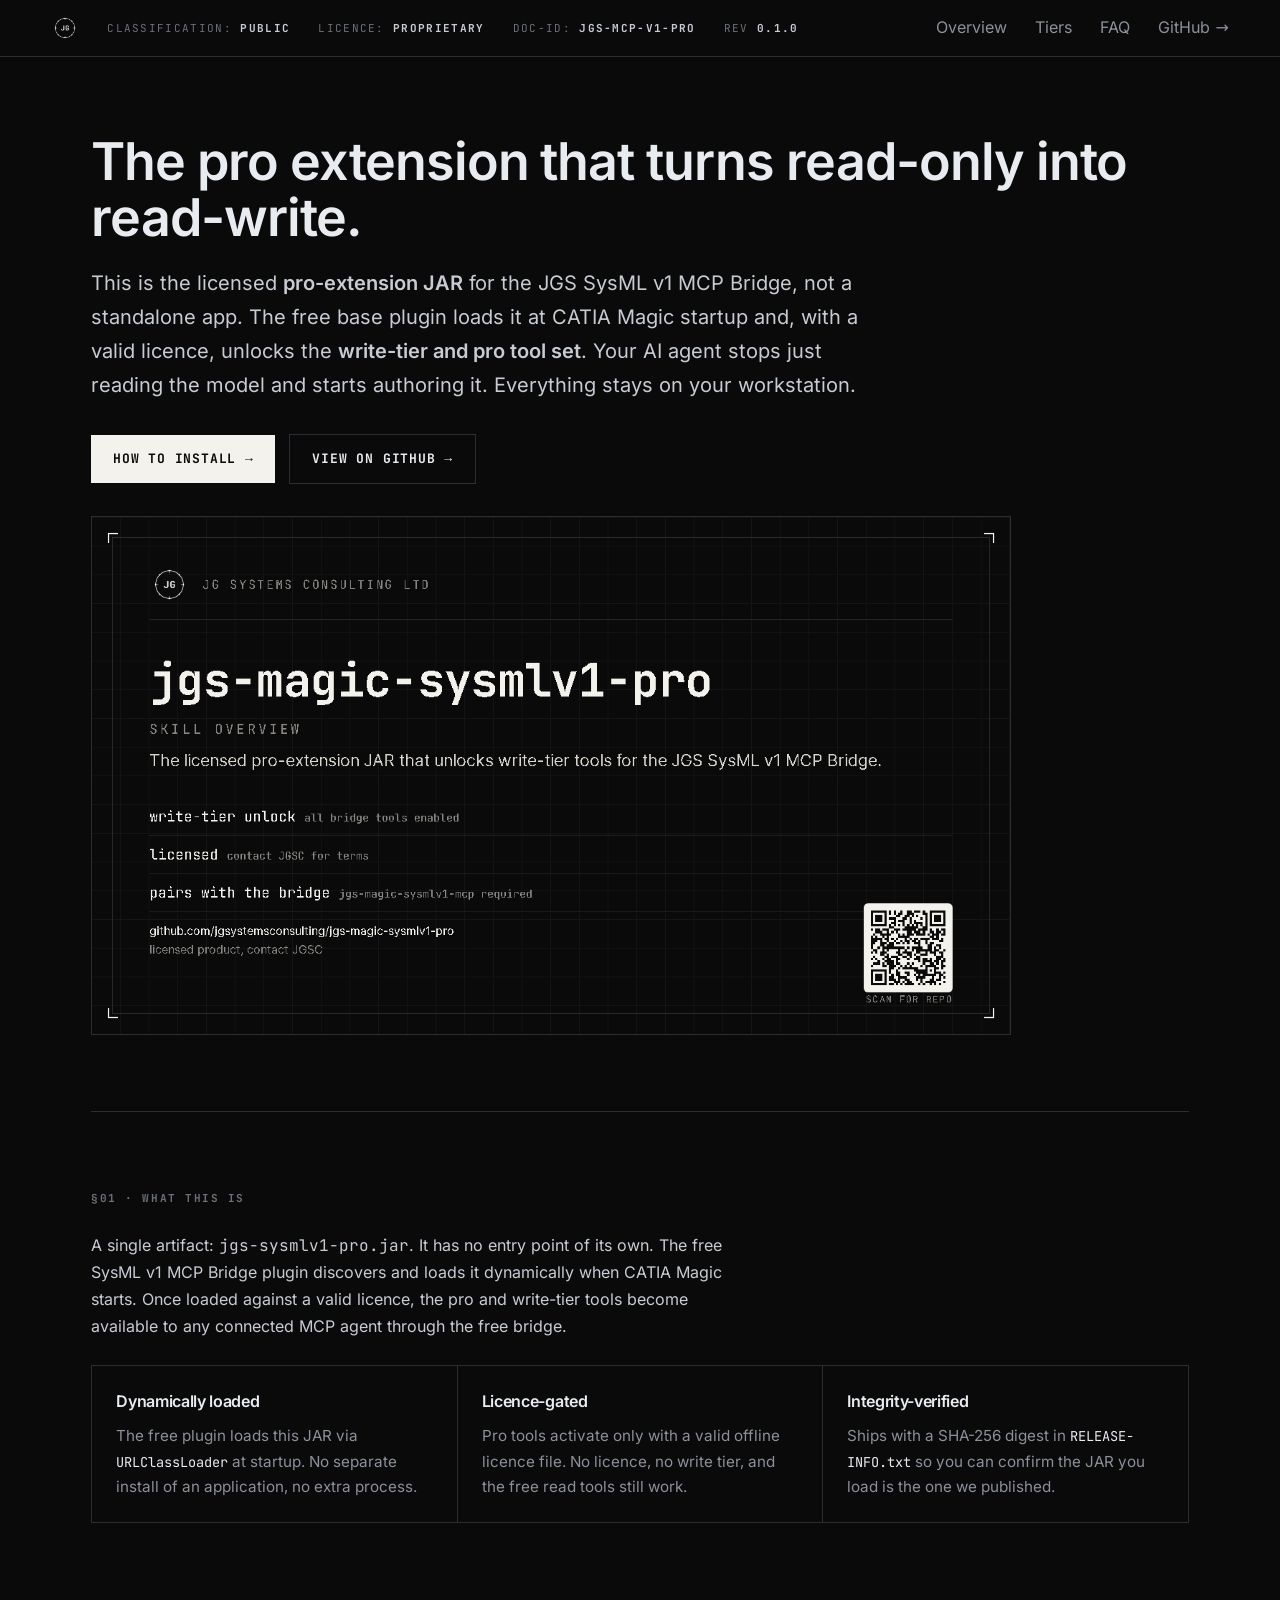
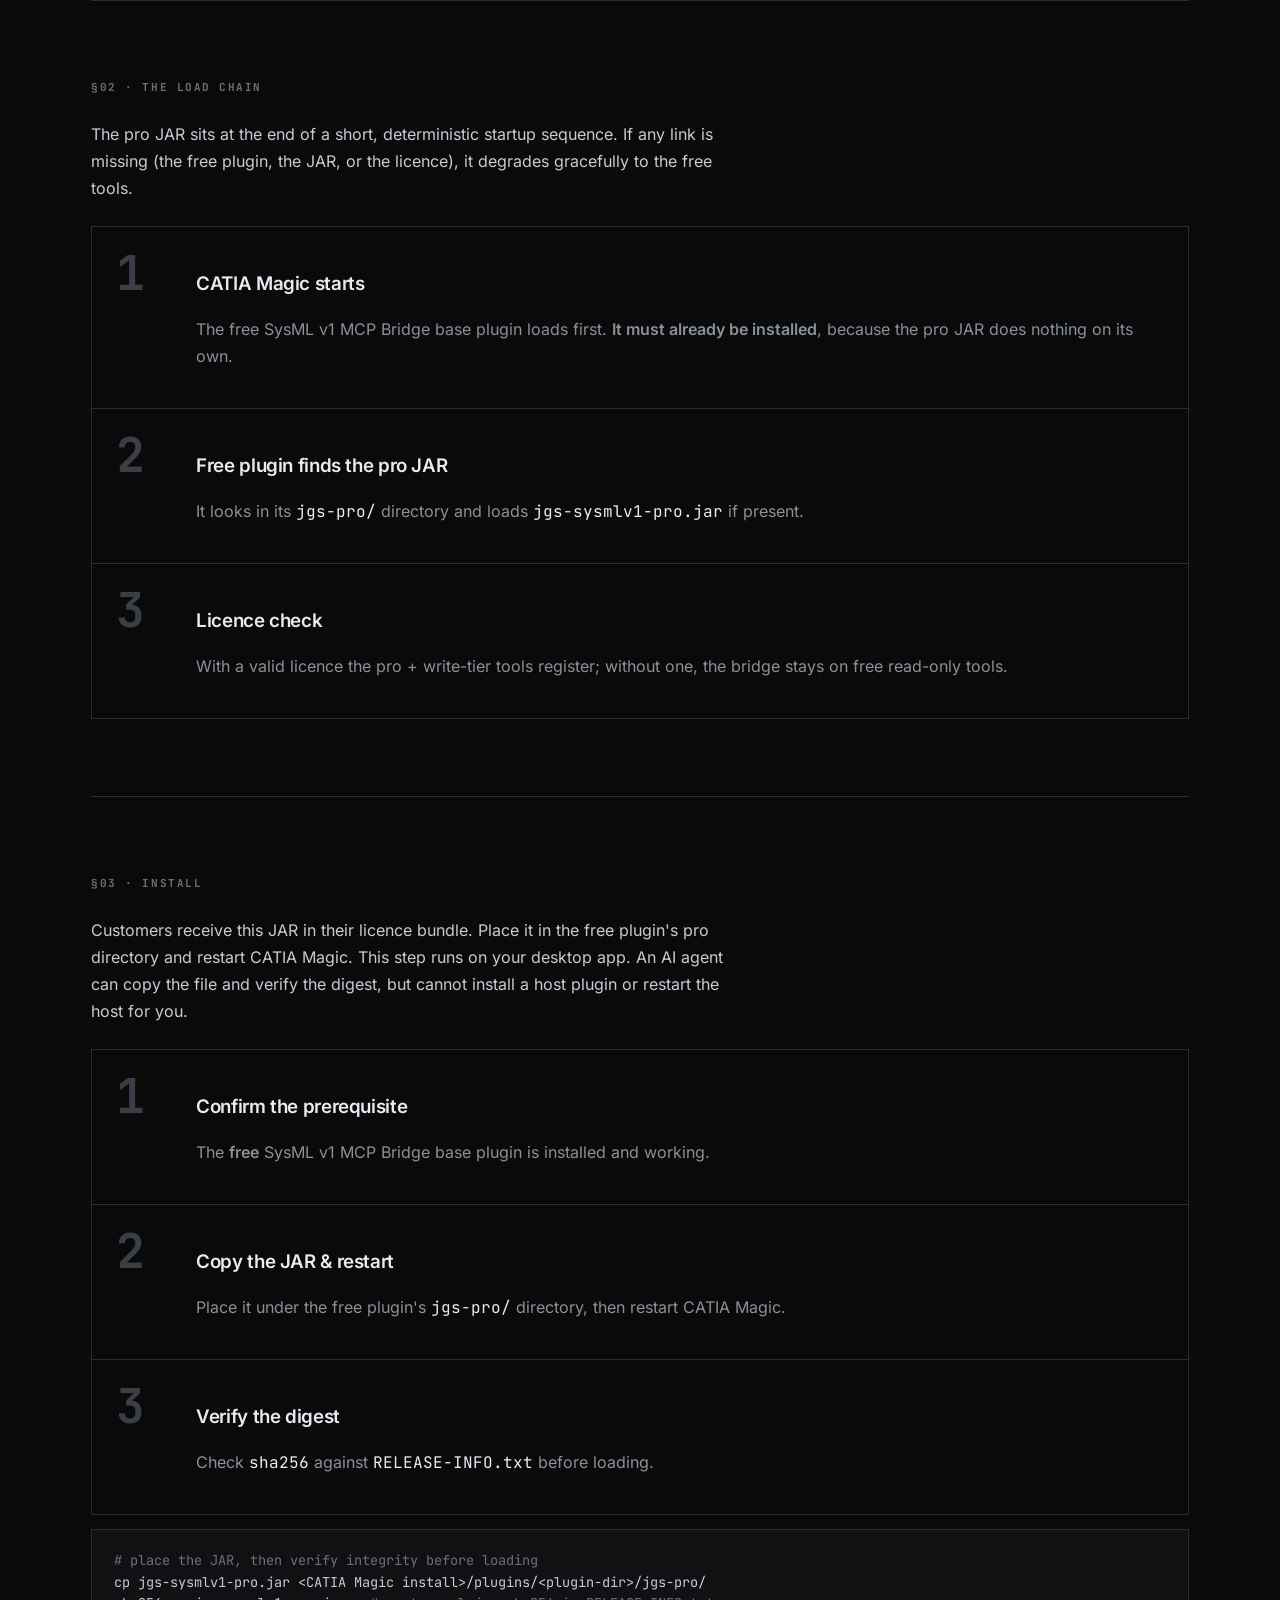
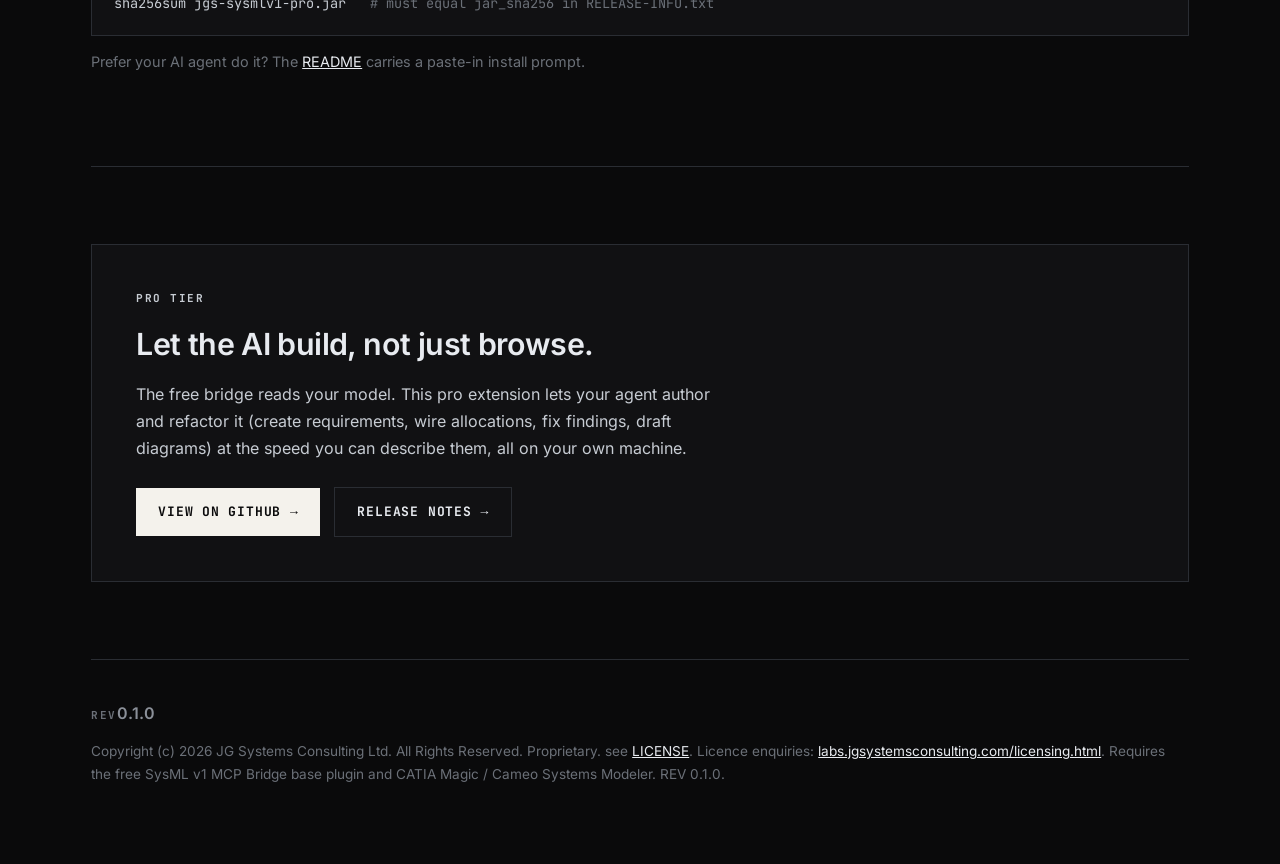
<file: docs/index.html>
<!DOCTYPE html>
<!--
  Copyright (c) 2026 JG Systems Consulting Ltd. All Rights Reserved.
  SPDX-License-Identifier: LicenseRef-JGSystemsConsulting-Proprietary
  JGS brand & design system, dark engineering drafting-document aesthetic.
-->
<html lang="en-GB">
<head>
<meta charset="utf-8">
<meta name="viewport" content="width=device-width, initial-scale=1">
<meta name="theme-color" content="#0d1117">
<meta property="og:locale" content="en_GB">
<title>SysML v1 MCP Bridge: Pro Extension JAR for CATIA Magic | JGS</title>
<meta name="description" content="Licensed pro-extension JAR for the JGS SysML v1 MCP Bridge. The free base plugin loads it at CATIA Magic startup to unlock write-tier pro tools, fully local.">
<meta name="keywords" content="SysML, MBSE, CATIA Magic, Cameo Systems Modeler, MSOSA, MCP, Model Context Protocol, Claude Code, pro extension, write tier, SysML v1, plugin JAR">
<meta name="robots" content="index, follow, max-image-preview:large">
<meta name="author" content="JG Systems Consulting Ltd.">
<link rel="canonical" href="https://jgsystemsconsulting.github.io/jgs-magic-sysmlv1-pro/">
<meta property="og:type" content="website">
<meta property="og:site_name" content="JGS CATIA Magic MCP">
<meta property="og:title" content="SysML v1 MCP Bridge: Pro Extension JAR">
<meta property="og:description" content="Licensed pro-extension JAR for the JGS SysML v1 MCP Bridge. The free base plugin loads it at CATIA Magic startup to unlock write-tier pro tools, fully local.">
<meta property="og:url" content="https://jgsystemsconsulting.github.io/jgs-magic-sysmlv1-pro/">
<meta property="og:image" content="https://jgsystemsconsulting.github.io/jgs-magic-sysmlv1-pro/title-card.png">
<meta property="og:image:width" content="1280">
<meta property="og:image:height" content="720">
<meta property="og:image:alt" content="JGS SysML v1 MCP Bridge Pro Extension">
<meta name="twitter:image" content="https://jgsystemsconsulting.github.io/jgs-magic-sysmlv1-pro/title-card.png">
<meta name="twitter:card" content="summary_large_image">
<meta name="twitter:title" content="SysML v1 MCP Bridge: Pro Extension JAR">
<meta name="twitter:description" content="Licensed pro-extension JAR for the JGS SysML v1 MCP Bridge. Write-tier + pro tools, loaded by the free plugin, fully local.">
<script type="application/ld+json">
{
  "@context": "https://schema.org",
  "@type": "SoftwareApplication",
  "name": "JGS SysML v1 MCP Bridge Pro Extension",
  "applicationCategory": "DeveloperApplication",
  "applicationSubCategory": "MBSE",
  "operatingSystem": "Windows, macOS, Linux (CATIA Magic / Cameo Systems Modeler host)",
  "softwareVersion": "0.1.0",
  "url": "https://jgsystemsconsulting.github.io/jgs-magic-sysmlv1-pro/",
  "codeRepository": "https://github.com/jgsystemsconsulting/jgs-magic-sysmlv1-pro",
  "license": "https://labs.jgsystemsconsulting.com/licensing.html",
  "inLanguage": "en",
  "description": "Licensed pro-extension JAR for the JGS SysML v1 MCP Bridge. The free base plugin loads it at CATIA Magic startup to unlock write-tier pro tools, fully local.",
  "author": {
    "@type": "Organization",
    "name": "JG Systems Consulting Ltd.",
    "url": "https://labs.jgsystemsconsulting.com"
  },
  "publisher": {
    "@type": "Organization",
    "name": "JG Systems Consulting Ltd.",
    "url": "https://labs.jgsystemsconsulting.com"
  }
}
</script>
<link rel="stylesheet" href="site.css">
<link rel="icon" type="image/svg+xml" href="favicon.svg">
</head>
<body>

<header class="masthead">
  <div class="row">
    <a class="brand" href="index.html" aria-label="JG Systems Consulting home"><img src="images/jgs-emblem.png" alt="" width="28" height="28"></a>
    <span>CLASSIFICATION: <b>PUBLIC</b></span>
    <span>LICENCE: <b>PROPRIETARY</b></span>
    <span>DOC-ID: <b>JGS-MCP-V1-PRO</b></span>
    <span>REV <b>0.1.0</b></span>
    <span class="spacer"></span>
    <a href="index.html">Overview</a>
    <a href="tiers.html">Tiers</a>
    <a href="faq.html">FAQ</a>
    <a href="https://github.com/jgsystemsconsulting/jgs-magic-sysmlv1-pro">GitHub →</a>
  </div>
</header>

<main class="wrap">

  <section class="hero">
    <h1>The pro extension that turns read-only into read-write.</h1>
    <p class="lede">
      This is the licensed <strong>pro-extension JAR</strong> for the JGS SysML v1 MCP Bridge, not
      a standalone app. The free base plugin loads it at CATIA Magic startup and, with a valid
      licence, unlocks the <strong>write-tier and pro tool set</strong>. Your AI agent stops just
      reading the model and starts authoring it. Everything stays on your workstation.
    </p>
    <div class="btns">
      <a class="btn primary" href="#install">How to install →</a>
      <a class="btn ghost" href="https://github.com/jgsystemsconsulting/jgs-magic-sysmlv1-pro">View on GitHub →</a>
    </div>
    <img src="title-card.png" width="1280" height="720"
         alt="Skill overview card for jgs-magic-sysmlv1-pro: licensed pro-extension JAR unlocking write-tier tools for the JGS SysML v1 MCP Bridge"
         style="display:block; width:100%; max-width:920px; height:auto; margin-top:32px; border:1px solid var(--line);">
  </section>

  <section>
    <p class="label sec-label">§01 · What this is</p>
    <p class="lead-in">
      A single artifact: <code>jgs-sysmlv1-pro.jar</code>. It has no entry point of its own.
      The free SysML v1 MCP Bridge plugin discovers and loads it dynamically when CATIA Magic starts.
      Once loaded against a valid licence, the pro and write-tier tools become available to any
      connected MCP agent through the free bridge.
    </p>
    <div class="grid cols-3" style="margin-top:24px">
      <div class="cell"><h3>Dynamically loaded</h3><p>The free plugin loads this JAR via <code>URLClassLoader</code> at startup. No separate install of an application, no extra process.</p></div>
      <div class="cell"><h3>Licence-gated</h3><p>Pro tools activate only with a valid offline licence file. No licence, no write tier, and the free read tools still work.</p></div>
      <div class="cell"><h3>Integrity-verified</h3><p>Ships with a SHA-256 digest in <code>RELEASE-INFO.txt</code> so you can confirm the JAR you load is the one we published.</p></div>
    </div>
  </section>

  <section>
    <p class="label sec-label">§02 · The load chain</p>
    <p class="lead-in">
      The pro JAR sits at the end of a short, deterministic startup sequence. If any link is
      missing (the free plugin, the JAR, or the licence), it degrades gracefully to the free tools.
    </p>
    <div class="chain" style="margin-top:24px">
      <div class="step"><span class="num">1</span><div><h3>CATIA Magic starts</h3><p>The free SysML v1 MCP Bridge base plugin loads first. <strong>It must already be installed</strong>, because the pro JAR does nothing on its own.</p></div></div>
      <div class="step"><span class="num">2</span><div><h3>Free plugin finds the pro JAR</h3><p>It looks in its <code>jgs-pro/</code> directory and loads <code>jgs-sysmlv1-pro.jar</code> if present.</p></div></div>
      <div class="step"><span class="num">3</span><div><h3>Licence check</h3><p>With a valid licence the pro + write-tier tools register; without one, the bridge stays on free read-only tools.</p></div></div>
    </div>
  </section>

  <section id="install">
    <p class="label sec-label">§03 · Install</p>
    <p class="lead-in">
      Customers receive this JAR in their licence bundle. Place it in the free plugin's pro
      directory and restart CATIA Magic. This step runs on your desktop app. An AI agent can copy
      the file and verify the digest, but cannot install a host plugin or restart the host for you.
    </p>
    <div class="chain" style="margin-top:24px">
      <div class="step"><span class="num">1</span><div><h3>Confirm the prerequisite</h3><p>The <strong>free</strong> SysML v1 MCP Bridge base plugin is installed and working.</p></div></div>
      <div class="step"><span class="num">2</span><div><h3>Copy the JAR &amp; restart</h3><p>Place it under the free plugin's <code>jgs-pro/</code> directory, then restart CATIA Magic.</p></div></div>
      <div class="step"><span class="num">3</span><div><h3>Verify the digest</h3><p>Check <code>sha256</code> against <code>RELEASE-INFO.txt</code> before loading.</p></div></div>
    </div>
    <pre><span class="c"># place the JAR, then verify integrity before loading</span>
cp jgs-sysmlv1-pro.jar &lt;CATIA Magic install&gt;/plugins/&lt;plugin-dir&gt;/jgs-pro/
sha256sum jgs-sysmlv1-pro.jar   <span class="c"># must equal jar_sha256 in RELEASE-INFO.txt</span></pre>
    <p style="margin-top:14px; font-size:0.9rem; color:var(--mute);">Prefer your AI agent do it? The <a href="https://github.com/jgsystemsconsulting/jgs-magic-sysmlv1-pro#install-with-your-ai-agent">README</a> carries a paste-in install prompt.</p>
  </section>

  <section>
    <div class="cta">
      <p class="label" style="margin:0 0 12px">Pro tier</p>
      <h2>Let the AI build, not just browse.</h2>
      <p>The free bridge reads your model. This pro extension lets your agent author and refactor it
        (create requirements, wire allocations, fix findings, draft diagrams) at the speed you can
        describe them, all on your own machine.</p>
      <div class="btns">
        <a class="btn primary" href="https://github.com/jgsystemsconsulting/jgs-magic-sysmlv1-pro">View on GitHub →</a>
        <a class="btn ghost" href="https://github.com/jgsystemsconsulting/jgs-magic-sysmlv1-pro/blob/main/CHANGELOG.md">Release notes →</a>
      </div>
    </div>
  </section>

  <footer>
    <div><span class="label">Rev</span><b>0.1.0</b></div>
    <p>Copyright (c) 2026 JG Systems Consulting Ltd. All Rights Reserved. Proprietary.
       see <a href="https://github.com/jgsystemsconsulting/jgs-magic-sysmlv1-pro/blob/main/LICENSE">LICENSE</a>. Licence enquiries:
       <a href="https://labs.jgsystemsconsulting.com/licensing.html">labs.jgsystemsconsulting.com/licensing.html</a>.
       Requires the free SysML v1 MCP Bridge base plugin and CATIA Magic / Cameo Systems Modeler. REV 0.1.0.</p>
  </footer>

</main>
</body>
</html>
</file>
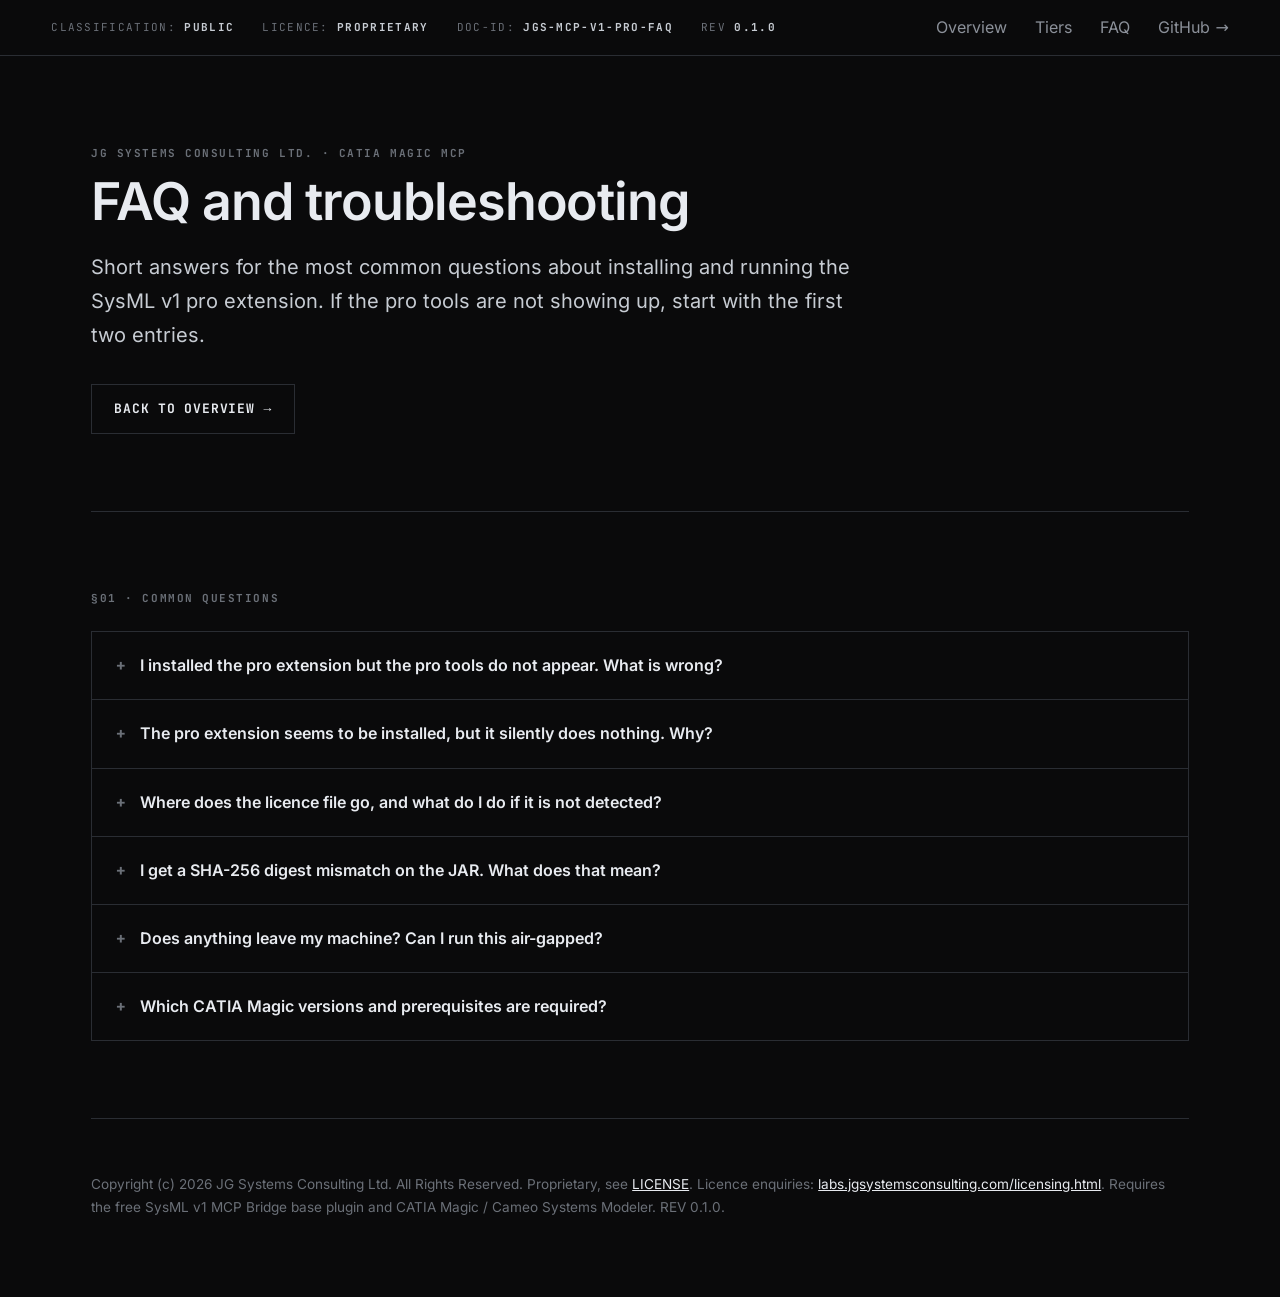
<file: docs/faq.html>
<!DOCTYPE html>
<!--
  Copyright (c) 2026 JG Systems Consulting Ltd. All Rights Reserved.
  SPDX-License-Identifier: LicenseRef-JGSystemsConsulting-Proprietary
  JGS brand & design system, dark engineering drafting-document aesthetic.
-->
<html lang="en-GB">
<head>
<meta charset="utf-8">
<meta name="viewport" content="width=device-width, initial-scale=1">
<meta name="theme-color" content="#0d1117">
<meta property="og:locale" content="en_GB">
<title>SysML v1 Pro extension: FAQ and troubleshooting | JGS</title>
<meta name="description" content="Troubleshooting for the SysML v1 Pro extension: pro tools not showing, missing base plugin, licence file placement, JAR digest checks, and air-gapped operation.">
<meta name="keywords" content="SysML v1, Pro extension, troubleshooting, FAQ, pro tools not appearing, base plugin missing, licence file, SHA-256 digest, JAR mismatch, air-gapped, CATIA Magic versions, MCP Bridge">
<meta name="robots" content="index, follow, max-image-preview:large">
<meta name="author" content="JG Systems Consulting Ltd.">
<link rel="canonical" href="https://jgsystemsconsulting.github.io/jgs-magic-sysmlv1-pro/faq.html">
<meta property="og:type" content="website">
<meta property="og:site_name" content="JGS CATIA Magic MCP">
<meta property="og:title" content="SysML v1 Pro extension: FAQ and troubleshooting">
<meta property="og:description" content="Troubleshooting for the SysML v1 Pro extension: pro tools not showing, missing base plugin, licence file placement, JAR digest checks, and air-gapped operation.">
<meta property="og:url" content="https://jgsystemsconsulting.github.io/jgs-magic-sysmlv1-pro/faq.html">
<meta property="og:image" content="https://jgsystemsconsulting.github.io/jgs-magic-sysmlv1-pro/images/og/og-magic-sysmlv1-pro-1200.jpg">
<meta property="og:image:width" content="1200">
<meta property="og:image:height" content="630">
<meta property="og:image:alt" content="JGS SysML v1 MCP Bridge Pro Extension">
<meta name="twitter:image" content="https://jgsystemsconsulting.github.io/jgs-magic-sysmlv1-pro/images/og/og-magic-sysmlv1-pro-1200.jpg">
<meta name="twitter:card" content="summary_large_image">
<meta name="twitter:title" content="SysML v1 Pro extension: FAQ and troubleshooting">
<meta name="twitter:description" content="Troubleshooting the SysML v1 pro extension: missing tools, base plugin, licence detection, digest mismatch, air-gapped operation, prerequisites.">
<script type="application/ld+json">
{
  "@context": "https://schema.org",
  "@type": "FAQPage",
  "mainEntity": [
    {
      "@type": "Question",
      "name": "I installed the pro extension but the pro tools do not appear. What is wrong?",
      "acceptedAnswer": {
        "@type": "Answer",
        "text": "The pro JAR is loaded by the free base plugin at CATIA Magic startup, so it only takes effect after a full restart. Close CATIA Magic completely and reopen it. If the tools are still missing, confirm the free base plugin is installed and that your licence file is present and valid."
      }
    },
    {
      "@type": "Question",
      "name": "The pro extension seems to be installed, but it silently does nothing. Why?",
      "acceptedAnswer": {
        "@type": "Answer",
        "text": "The pro JAR cannot run on its own. It is loaded dynamically by the free base plugin (the SysML v1 MCP Bridge), so without that base plugin present the JAR is never loaded and nothing happens. Install the free base plugin first, then restart CATIA Magic."
      }
    },
    {
      "@type": "Question",
      "name": "Where does the licence file go, and what do I do if it is not detected?",
      "acceptedAnswer": {
        "@type": "Answer",
        "text": "Place the licence file in the location given with your licence (the bridge reads it locally at startup). If it is not detected, check that the file is the unmodified one we issued, that its name and path match the instructions, and that CATIA Magic has been restarted since you added it. Then confirm Pro is active by checking the licence status reported by the bridge."
      }
    },
    {
      "@type": "Question",
      "name": "I get a SHA-256 digest mismatch on the JAR. What does that mean?",
      "acceptedAnswer": {
        "@type": "Answer",
        "text": "The base plugin verifies the pro JAR against a known SHA-256 digest before loading it. A mismatch means the JAR on disk is not the exact file we published: it is incomplete, modified, or corrupted in transit. Re-download jgs-sysmlv1-pro.jar, verify its SHA-256 against the published value in RELEASE-INFO.txt, and replace the copy on disk."
      }
    },
    {
      "@type": "Question",
      "name": "Does anything leave my machine? Can I run this air-gapped?",
      "acceptedAnswer": {
        "@type": "Answer",
        "text": "No data leaves your machine. The bridge, the pro JAR, and the licence check all run locally inside CATIA Magic, with no cloud service and no licence server to contact. It works fully air-gapped."
      }
    },
    {
      "@type": "Question",
      "name": "Which CATIA Magic versions and prerequisites are required?",
      "acceptedAnswer": {
        "@type": "Answer",
        "text": "You need a supported install of CATIA Magic (Cameo Systems Modeler) with the SysML plugin, the free SysML v1 MCP Bridge base plugin installed, and the matching pro extension JAR for your bridge version. The base plugin and the pro JAR must be from the same release so their digest check lines up. For exact supported versions, see the release notes shipped with your bridge."
      }
    }
  ]
}
</script>
<script type="application/ld+json">
{
  "@context": "https://schema.org",
  "@type": "BreadcrumbList",
  "itemListElement": [
    {
      "@type": "ListItem",
      "position": 1,
      "name": "Overview",
      "item": "https://jgsystemsconsulting.github.io/jgs-magic-sysmlv1-pro/"
    },
    {
      "@type": "ListItem",
      "position": 2,
      "name": "FAQ",
      "item": "https://jgsystemsconsulting.github.io/jgs-magic-sysmlv1-pro/faq.html"
    }
  ]
}
</script>
<link rel="stylesheet" href="site.css">
<link rel="icon" type="image/svg+xml" href="favicon.svg">
</head>
<body>
<header class="masthead">
  <div class="row">
    <span>CLASSIFICATION: <b>PUBLIC</b></span>
    <span>LICENCE: <b>PROPRIETARY</b></span>
    <span>DOC-ID: <b>JGS-MCP-V1-PRO-FAQ</b></span>
    <span>REV <b>0.1.0</b></span>
    <span class="spacer"></span>
    <a href="index.html">Overview</a>
    <a href="tiers.html">Tiers</a>
    <a href="faq.html">FAQ</a>
    <a href="https://github.com/jgsystemsconsulting/jgs-magic-sysmlv1-pro">GitHub &#8594;</a>
  </div>
</header>

<main class="wrap">

  <section class="hero">
    <p class="label">JG Systems Consulting Ltd. &middot; CATIA Magic MCP</p>
    <h1>FAQ and troubleshooting</h1>
    <p class="lede">
      Short answers for the most common questions about installing and running the SysML v1 pro
      extension. If the pro tools are not showing up, start with the first two entries.
    </p>
    <div class="btns">
      <a class="btn ghost" href="index.html">Back to overview &#8594;</a>
    </div>
  </section>

  <section>
    <p class="label sec-label">&sect;01 &middot; Common questions</p>
    <div class="faq">
      <details><summary>I installed the pro extension but the pro tools do not appear. What is wrong?</summary><p>The pro JAR is loaded by the free base plugin at CATIA Magic startup, so it only takes effect after a full restart. Close CATIA Magic completely and reopen it. If the tools are still missing, confirm the free base plugin is installed and that your licence file is present and valid.</p></details>
      <details><summary>The pro extension seems to be installed, but it silently does nothing. Why?</summary><p>The pro JAR cannot run on its own. It is loaded dynamically by the free base plugin (the SysML v1 MCP Bridge), so without that base plugin present the JAR is never loaded and nothing happens. Install the free base plugin first, then restart CATIA Magic.</p></details>
      <details><summary>Where does the licence file go, and what do I do if it is not detected?</summary><p>Place the licence file in the location given with your licence (the bridge reads it locally at startup). If it is not detected, check that the file is the unmodified one we issued, that its name and path match the instructions, and that CATIA Magic has been restarted since you added it. Then confirm Pro is active by checking the licence status reported by the bridge.</p></details>
      <details><summary>I get a SHA-256 digest mismatch on the JAR. What does that mean?</summary><p>The base plugin verifies the pro JAR against a known SHA-256 digest before loading it. A mismatch means the JAR on disk is not the exact file we published: it is incomplete, modified, or corrupted in transit. Re-download <code>jgs-sysmlv1-pro.jar</code>, verify its SHA-256 against the published value in <code>RELEASE-INFO.txt</code>, and replace the copy on disk.</p></details>
      <details><summary>Does anything leave my machine? Can I run this air-gapped?</summary><p>No data leaves your machine. The bridge, the pro JAR, and the licence check all run locally inside CATIA Magic, with no cloud service and no licence server to contact. It works fully air-gapped.</p></details>
      <details><summary>Which CATIA Magic versions and prerequisites are required?</summary><p>You need a supported install of CATIA Magic (Cameo Systems Modeler) with the SysML plugin, the free SysML v1 MCP Bridge base plugin installed, and the matching pro extension JAR for your bridge version. The base plugin and the pro JAR must be from the same release so their digest check lines up. For exact supported versions, see the release notes shipped with your bridge.</p></details>
    </div>
  </section>

  <footer>
    <p>Copyright (c) 2026 JG Systems Consulting Ltd. All Rights Reserved. Proprietary,
       see <a href="https://github.com/jgsystemsconsulting/jgs-magic-sysmlv1-pro/blob/main/LICENSE">LICENSE</a>. Licence enquiries:
       <a href="https://labs.jgsystemsconsulting.com/licensing.html">labs.jgsystemsconsulting.com/licensing.html</a>.
       Requires the free SysML v1 MCP Bridge base plugin and CATIA Magic / Cameo Systems Modeler. REV 0.1.0.</p>
  </footer>

</main>
</body>
</html>
</file>
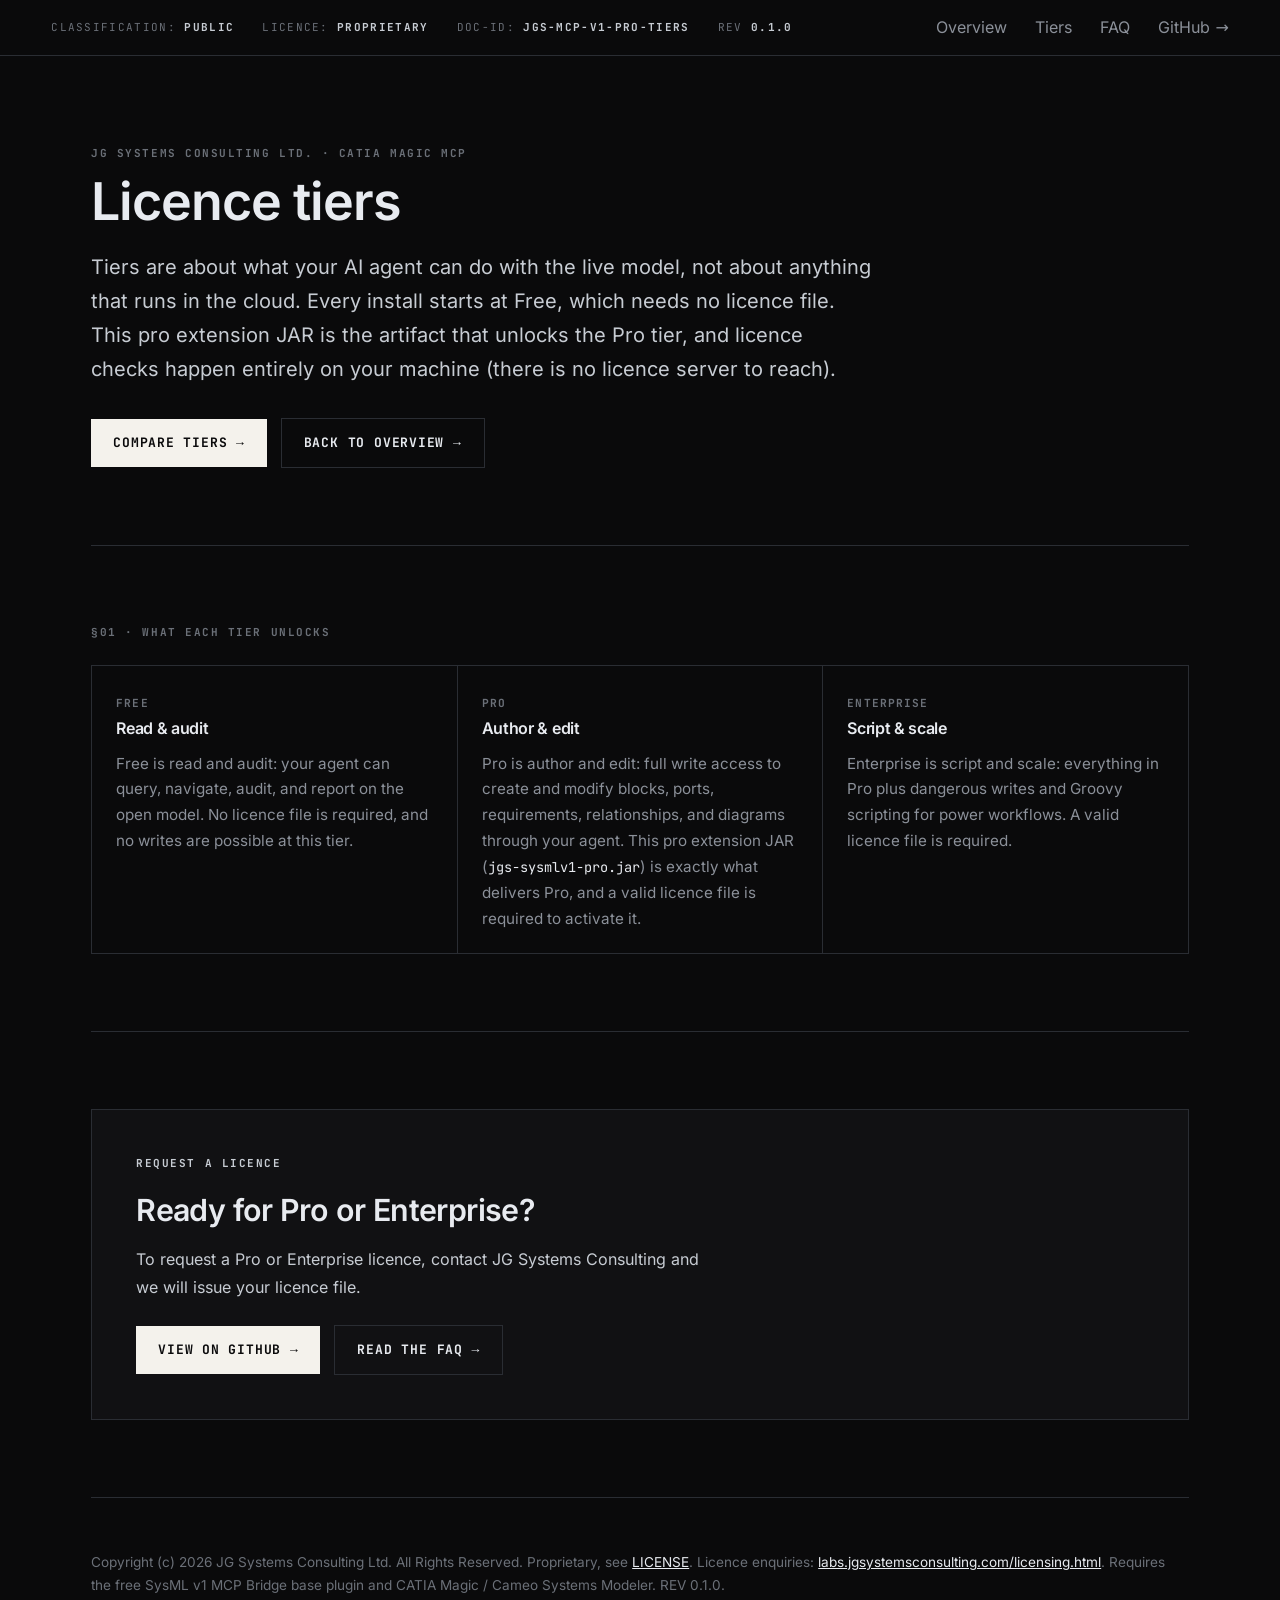
<file: docs/tiers.html>
<!DOCTYPE html>
<!--
  Copyright (c) 2026 JG Systems Consulting Ltd. All Rights Reserved.
  SPDX-License-Identifier: LicenseRef-JGSystemsConsulting-Proprietary
  JGS brand & design system, dark engineering drafting-document aesthetic.
-->
<html lang="en-GB">
<head>
<meta charset="utf-8">
<meta name="viewport" content="width=device-width, initial-scale=1">
<meta name="theme-color" content="#0d1117">
<meta property="og:locale" content="en_GB">
<title>Licence tiers for the SysML v1 Pro extension | JGS</title>
<meta name="description" content="Compare the Free, Pro and Enterprise tiers of the JGS SysML v1 MCP Bridge. The pro JAR unlocks Pro write access, all running locally with no licence server.">
<meta name="keywords" content="SysML v1, MCP Bridge, licence tiers, Free tier, Pro tier, Enterprise tier, CATIA Magic, Cameo Systems Modeler, MBSE, pro extension, write access, local licence">
<meta name="robots" content="index, follow, max-image-preview:large">
<meta name="author" content="JG Systems Consulting Ltd.">
<link rel="canonical" href="https://jgsystemsconsulting.github.io/jgs-magic-sysmlv1-pro/tiers.html">
<meta property="og:type" content="website">
<meta property="og:site_name" content="JGS CATIA Magic MCP">
<meta property="og:title" content="Licence tiers for the SysML v1 Pro extension">
<meta property="og:description" content="Compare the Free, Pro and Enterprise tiers of the JGS SysML v1 MCP Bridge. The pro JAR unlocks Pro write access, all running locally with no licence server.">
<meta property="og:url" content="https://jgsystemsconsulting.github.io/jgs-magic-sysmlv1-pro/tiers.html">
<meta property="og:image" content="https://jgsystemsconsulting.github.io/jgs-magic-sysmlv1-pro/images/og/og-magic-sysmlv1-pro-1200.jpg">
<meta property="og:image:width" content="1200">
<meta property="og:image:height" content="630">
<meta property="og:image:alt" content="JGS SysML v1 MCP Bridge Pro Extension">
<meta name="twitter:image" content="https://jgsystemsconsulting.github.io/jgs-magic-sysmlv1-pro/images/og/og-magic-sysmlv1-pro-1200.jpg">
<meta name="twitter:card" content="summary_large_image">
<meta name="twitter:title" content="Licence tiers for the SysML v1 Pro extension">
<meta name="twitter:description" content="Free, Pro, and Enterprise capabilities for the JGS SysML v1 MCP Bridge. The pro JAR unlocks Pro write access. Fully local.">
<script type="application/ld+json">
{
  "@context": "https://schema.org",
  "@type": "WebPage",
  "name": "Licence tiers for the SysML v1 MCP Bridge Pro extension",
  "url": "https://jgsystemsconsulting.github.io/jgs-magic-sysmlv1-pro/tiers.html",
  "inLanguage": "en",
  "description": "Compare the Free, Pro and Enterprise tiers of the JGS SysML v1 MCP Bridge. The pro JAR unlocks Pro write access, all running locally with no licence server.",
  "isPartOf": {
    "@type": "WebSite",
    "name": "JGS SysML v1 MCP Bridge Pro Extension",
    "url": "https://jgsystemsconsulting.github.io/jgs-magic-sysmlv1-pro/"
  },
  "publisher": {
    "@type": "Organization",
    "name": "JG Systems Consulting Ltd.",
    "url": "https://labs.jgsystemsconsulting.com"
  }
}
</script>
<script type="application/ld+json">
{
  "@context": "https://schema.org",
  "@type": "BreadcrumbList",
  "itemListElement": [
    {
      "@type": "ListItem",
      "position": 1,
      "name": "Overview",
      "item": "https://jgsystemsconsulting.github.io/jgs-magic-sysmlv1-pro/"
    },
    {
      "@type": "ListItem",
      "position": 2,
      "name": "Licence tiers",
      "item": "https://jgsystemsconsulting.github.io/jgs-magic-sysmlv1-pro/tiers.html"
    }
  ]
}
</script>
<link rel="stylesheet" href="site.css">
<link rel="icon" type="image/svg+xml" href="favicon.svg">
</head>
<body>
<header class="masthead">
  <div class="row">
    <span>CLASSIFICATION: <b>PUBLIC</b></span>
    <span>LICENCE: <b>PROPRIETARY</b></span>
    <span>DOC-ID: <b>JGS-MCP-V1-PRO-TIERS</b></span>
    <span>REV <b>0.1.0</b></span>
    <span class="spacer"></span>
    <a href="index.html">Overview</a>
    <a href="tiers.html">Tiers</a>
    <a href="faq.html">FAQ</a>
    <a href="https://github.com/jgsystemsconsulting/jgs-magic-sysmlv1-pro">GitHub &#8594;</a>
  </div>
</header>

<main class="wrap">

  <section class="hero">
    <p class="label">JG Systems Consulting Ltd. &middot; CATIA Magic MCP</p>
    <h1>Licence tiers</h1>
    <p class="lede">
      Tiers are about what your AI agent can do with the live model, not about anything that runs
      in the cloud. Every install starts at Free, which needs no licence file. This pro extension
      JAR is the artifact that unlocks the Pro tier, and licence checks happen entirely on your
      machine (there is no licence server to reach).
    </p>
    <div class="btns">
      <a class="btn primary" href="#tiers">Compare tiers &#8594;</a>
      <a class="btn ghost" href="index.html">Back to overview &#8594;</a>
    </div>
  </section>

  <section id="tiers">
    <p class="label sec-label">&sect;01 &middot; What each tier unlocks</p>
    <div class="grid cols-3">
      <div class="cell"><span class="tier-tag">FREE</span><h3>Read &amp; audit</h3><p>Free is read and audit: your agent can query, navigate, audit, and report on the open model. No licence file is required, and no writes are possible at this tier.</p></div>
      <div class="cell"><span class="tier-tag">PRO</span><h3>Author &amp; edit</h3><p>Pro is author and edit: full write access to create and modify blocks, ports, requirements, relationships, and diagrams through your agent. This pro extension JAR (<code>jgs-sysmlv1-pro.jar</code>) is exactly what delivers Pro, and a valid licence file is required to activate it.</p></div>
      <div class="cell"><span class="tier-tag">ENTERPRISE</span><h3>Script &amp; scale</h3><p>Enterprise is script and scale: everything in Pro plus dangerous writes and Groovy scripting for power workflows. A valid licence file is required.</p></div>
    </div>
  </section>

  <section>
    <div class="cta">
      <p class="label" style="margin:0 0 12px">Request a licence</p>
      <h2>Ready for Pro or Enterprise?</h2>
      <p>To request a Pro or Enterprise licence, contact JG Systems Consulting and we will issue your licence file.</p>
      <div class="btns">
        <a class="btn primary" href="https://github.com/jgsystemsconsulting/jgs-magic-sysmlv1-pro">View on GitHub &#8594;</a>
        <a class="btn ghost" href="faq.html">Read the FAQ &#8594;</a>
      </div>
    </div>
  </section>

  <footer>
    <p>Copyright (c) 2026 JG Systems Consulting Ltd. All Rights Reserved. Proprietary,
       see <a href="https://github.com/jgsystemsconsulting/jgs-magic-sysmlv1-pro/blob/main/LICENSE">LICENSE</a>. Licence enquiries:
       <a href="https://labs.jgsystemsconsulting.com/licensing.html">labs.jgsystemsconsulting.com/licensing.html</a>.
       Requires the free SysML v1 MCP Bridge base plugin and CATIA Magic / Cameo Systems Modeler. REV 0.1.0.</p>
  </footer>

</main>
</body>
</html>
</file>
<file: docs/site.css>
@font-face { font-family: 'Inter'; font-style: normal; font-weight: 400; font-display: swap; src: url('fonts/inter-400.woff2') format('woff2'); }
@font-face { font-family: 'Inter'; font-style: normal; font-weight: 600; font-display: swap; src: url('fonts/inter-600.woff2') format('woff2'); }
@font-face { font-family: 'JetBrains Mono'; font-style: normal; font-weight: 400; font-display: swap; src: url('fonts/jetbrains-mono-400.woff2') format('woff2'); }
@font-face { font-family: 'JetBrains Mono'; font-style: normal; font-weight: 700; font-display: swap; src: url('fonts/jetbrains-mono-700.woff2') format('woff2'); }

:root {
  --ink: #0a0a0b; --ink-2: #111113; --ink-3: #16171a; --ink-4: #1e2024;
  --line: #2a2d33; --line-2: #3a3e46;
  --mute: #6b7078; --mute-2: #8b9099;
  --text: #c7ccd3; --text-hi: #e8ebf0;
  --paper: #f4f2ec; --paper-ink: #0a0a0b;
  --mono: 'JetBrains Mono', ui-monospace, 'SFMono-Regular', Menlo, Consolas, monospace;
  --sans: 'Inter', ui-sans-serif, system-ui, sans-serif;
  --pad-x: clamp(24px, 4vw, 80px); --pad-section: clamp(48px, 6vw, 96px);
}

* { box-sizing: border-box; }
html { -webkit-text-size-adjust: 100%; scroll-behavior: smooth; }
body {
  margin: 0; background: var(--ink); color: var(--mute-2);
  font-family: var(--sans); font-size: 16px; line-height: 1.7;
  -webkit-font-smoothing: antialiased;
}
.wrap { max-width: 1200px; margin: 0 auto; padding: 0 var(--pad-x); }
a { color: var(--text-hi); }
h1, h2, h3 { color: var(--text-hi); letter-spacing: -0.02em; font-weight: 600; }
code, .mono { font-family: var(--mono); }

.label {
  font-family: var(--mono); font-weight: 700; text-transform: uppercase;
  letter-spacing: 0.14em; font-size: 0.6875rem; color: var(--mute);
}

/* Masthead */
.masthead { border-bottom: 1px solid var(--line); }
.masthead .row {
  display: flex; flex-wrap: wrap; gap: 12px 28px; align-items: center;
  padding: 14px var(--pad-x);
}
.masthead .row span { font-family: var(--mono); font-size: 0.6875rem; letter-spacing: 0.12em; color: var(--mute); text-transform: uppercase; }
.masthead .row span b { color: var(--text); font-weight: 700; }
.masthead .row .spacer { flex: 1; }
.masthead .row .brand { display: inline-flex; align-items: center; }
.masthead .row .brand img { display: block; }
.masthead .row a { color: var(--mute-2); text-decoration: none; }
.masthead .row a:hover { color: var(--text-hi); }

/* Section scaffolding */
section { padding: var(--pad-section) 0; border-bottom: 1px solid var(--line); }
.sec-label { margin: 0 0 24px; }
.lead-in { color: var(--text); max-width: 64ch; }

/* Hero */
.hero h1 { font-size: clamp(2rem, 5vw, 3.25rem); margin: 0 0 20px; line-height: 1.08; }
.hero p.lede { font-size: clamp(1.05rem, 2vw, 1.25rem); color: var(--text); max-width: 60ch; margin: 0 0 32px; }
.btns { display: flex; flex-wrap: wrap; gap: 14px; align-items: center; }
.btn {
  font-family: var(--mono); font-weight: 700; font-size: 0.8125rem; letter-spacing: 0.06em;
  text-transform: uppercase; text-decoration: none; padding: 13px 22px; display: inline-flex; gap: 10px;
}
.btn.primary { background: var(--paper); color: var(--paper-ink); }
.btn.ghost { background: transparent; color: var(--text-hi); border: 1px solid var(--line); }
.btn:hover { transform: translateY(-1px); }

/* Grid-of-cells (hairline gaps) */
.grid { display: grid; gap: 1px; background: var(--line); border: 1px solid var(--line); }
.grid.cols-2 { grid-template-columns: repeat(2, 1fr); }
.grid.cols-3 { grid-template-columns: repeat(3, 1fr); }
.cell { background: var(--ink); padding: 22px 24px; }
.cell h3 { margin: 0 0 8px; font-size: 1rem; }
.cell code { font-size: 0.85rem; color: var(--text-hi); }
.cell p { margin: 6px 0 0; font-size: 0.95rem; color: var(--mute-2); }

/* Chain */
.chain { display: grid; gap: 1px; background: var(--line); border: 1px solid var(--line); }
.chain .step { background: var(--ink); padding: 22px 24px; display: flex; gap: 22px; align-items: baseline; }
.chain .num { font-family: var(--mono); font-weight: 700; font-size: 3rem; line-height: 1; color: var(--line-2); min-width: 2ch; }
.chain .step h3 { margin: 0 0 4px; }
.chain .step code { color: var(--text-hi); }

/* Code block */
pre {
  background: var(--ink-2); border: 1px solid var(--line); padding: 20px 22px; overflow-x: auto;
  font-family: var(--mono); font-size: 0.85rem; line-height: 1.6; color: var(--text);
}
pre .c { color: var(--mute); }

/* CTA panel */
.cta { background: var(--ink-2); border: 1px solid var(--line); padding: clamp(28px, 4vw, 44px); }
.cta h2 { margin: 0 0 10px; font-size: clamp(1.4rem, 3vw, 1.9rem); }
.cta p { color: var(--text); max-width: 58ch; margin: 0 0 24px; }

footer { padding: 40px 0 64px; }
footer p { font-size: 0.85rem; color: var(--mute); }

:focus-visible { outline: 2px solid var(--paper); outline-offset: 2px; }
@media (prefers-reduced-motion: reduce) { html { scroll-behavior: auto; } * { transition: none !important; } .btn:hover { transform: none; } }
@media (max-width: 860px) {
  .grid.cols-2, .grid.cols-3 { grid-template-columns: 1fr; }
  .masthead .row .spacer { display: none; }
}

/* Tier + FAQ sub-page additions (same tokens) */
.tier-tag { font-family: var(--mono); font-weight: 700; font-size: 0.7rem; letter-spacing: 0.1em; color: var(--mute); }
.faq { display: grid; gap: 1px; background: var(--line); border: 1px solid var(--line); }
.faq details { background: var(--ink); padding: 0; }
.faq summary { padding: 20px 24px; cursor: pointer; color: var(--text-hi); font-weight: 600; list-style: none; }
.faq summary::-webkit-details-marker { display: none; }
.faq summary::before { content: '+'; font-family: var(--mono); color: var(--mute); margin-right: 14px; }
.faq details[open] summary::before { content: '−'; }
.faq details p { margin: 0; padding: 0 24px 22px; color: var(--mute-2); font-size: 0.95rem; }
</file>
